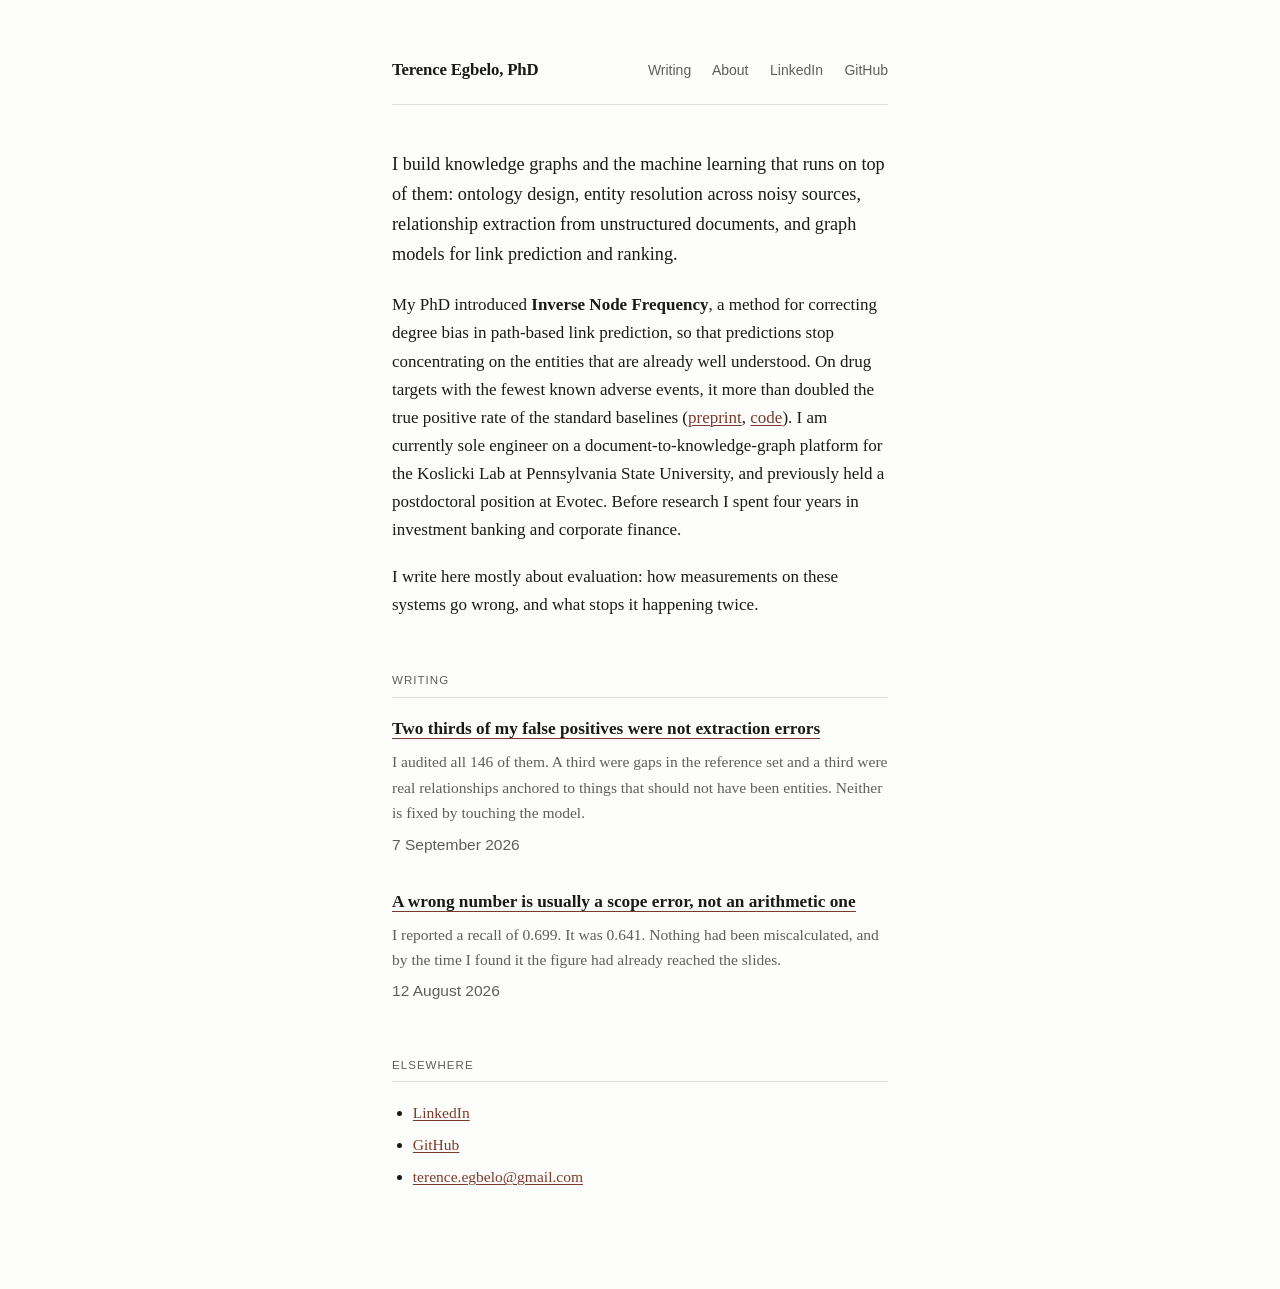
<file: index.html>
<!doctype html>
<html lang="en">
<head>
<meta charset="utf-8">
<meta name="viewport" content="width=device-width, initial-scale=1">
<title>Terence Egbelo, PhD · machine learning and knowledge graphs</title>
<meta name="description" content="Machine learning engineer and scientist working on knowledge graphs: ontology design, entity resolution, relationship extraction from unstructured documents, and graph machine learning, including Inverse Node Frequency for drug safety prediction.">
<link rel="canonical" href="https://terence-egbelo.com/">
<meta property="og:type" content="website">
<meta property="og:site_name" content="Terence Egbelo, PhD">
<meta property="og:title" content="Terence Egbelo, PhD · machine learning and knowledge graphs">
<meta property="og:description" content="Machine learning engineer and scientist working on knowledge graphs: ontology design, entity resolution, relationship extraction, and graph machine learning.">
<meta property="og:url" content="https://terence-egbelo.com/">
<meta name="twitter:card" content="summary">
<link rel="stylesheet" href="/style.css">
</head>
<body>
<div class="wrap">

<header class="masthead">
  <a class="home" href="/">Terence Egbelo, PhD</a>
  <nav>
    <a href="/writing/">Writing</a>
    <a href="/about.html">About</a>
    <a href="https://www.linkedin.com/in/terenceegbelo">LinkedIn</a>
    <a href="https://github.com/TERENTIVS">GitHub</a>
  </nav>
</header>

<main>

<p class="lede">I build knowledge graphs and the machine learning that runs on top
of them: ontology design, entity resolution across noisy sources, relationship
extraction from unstructured documents, and graph models for link prediction and
ranking.</p>

<p>My PhD introduced <strong>Inverse Node Frequency</strong>, a method for
correcting degree bias in path-based link prediction, so that predictions stop
concentrating on the entities that are already well understood. On drug targets
with the fewest known adverse events, it more than doubled the true positive rate of
the standard baselines (<a href="https://www.biorxiv.org/content/10.64898/2026.11.19.767791v1">preprint</a>,
<a href="https://github.com/TERENTIVS/INF_KGC">code</a>). I am currently sole
engineer on a document-to-knowledge-graph platform for the Koslicki Lab at
Pennsylvania State University, and previously held a postdoctoral position at
Evotec. Before research I spent four years in investment banking and corporate
finance.</p>

<p>I write here mostly about evaluation: how measurements on these systems go wrong,
and what stops it happening twice.</p>

<div class="section-label">Writing</div>

<div class="entry">
  <a href="/writing/precision-assumes-the-model-is-wrong.html">Two thirds of my false positives were not extraction errors</a>
  <p>I audited all 146 of them. A third were gaps in the reference set and a third
  were real relationships anchored to things that should not have been entities.
  Neither is fixed by touching the model.</p>
  <p class="meta">7 September 2026</p>
</div>

<div class="entry">
  <a href="/writing/scope-error-not-arithmetic-error.html">A wrong number is usually a scope error, not an arithmetic one</a>
  <p>I reported a recall of 0.699. It was 0.641. Nothing had been miscalculated,
  and by the time I found it the figure had already reached the slides.</p>
  <p class="meta">12 August 2026</p>
</div>

<div class="section-label">Elsewhere</div>

<ul class="elsewhere">
  <li><a href="https://www.linkedin.com/in/terenceegbelo">LinkedIn</a></li>
  <li><a href="https://github.com/TERENTIVS">GitHub</a></li>
  <li><a href="mailto:terence.egbelo@gmail.com">terence.egbelo@gmail.com</a></li>
</ul>

</main>
</div>
</body>
</html>
</file>
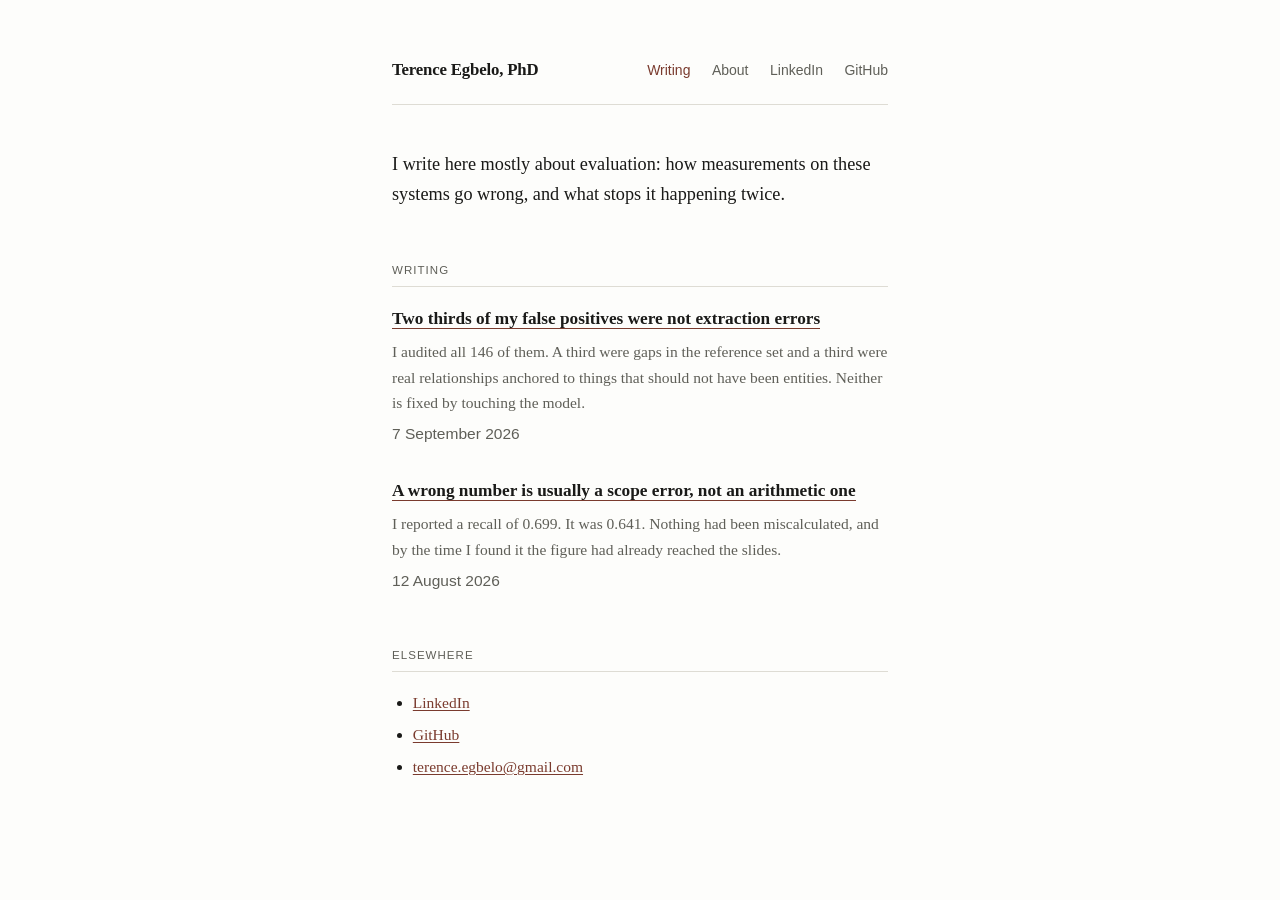
<file: writing/index.html>
<!doctype html>
<html lang="en">
<head>
<meta charset="utf-8">
<meta name="viewport" content="width=device-width, initial-scale=1">
<title>Writing · Terence Egbelo</title>
<meta name="description" content="Writing on evaluation: how measurements on knowledge graph and machine learning systems go wrong, and what stops it happening twice.">
<link rel="canonical" href="https://terence-egbelo.com/writing/">
<meta property="og:type" content="website">
<meta property="og:site_name" content="Terence Egbelo, PhD">
<meta property="og:title" content="Writing · Terence Egbelo">
<meta property="og:description" content="Writing on evaluation: how measurements on knowledge graph and machine learning systems go wrong, and what stops it happening twice.">
<meta property="og:url" content="https://terence-egbelo.com/writing/">
<meta name="twitter:card" content="summary">
<link rel="stylesheet" href="/style.css">
</head>
<body>
<div class="wrap">

<header class="masthead">
  <a class="home" href="/">Terence Egbelo, PhD</a>
  <nav>
    <a href="/writing/" aria-current="page">Writing</a>
    <a href="/about.html">About</a>
    <a href="https://www.linkedin.com/in/terenceegbelo">LinkedIn</a>
    <a href="https://github.com/TERENTIVS">GitHub</a>
  </nav>
</header>

<main>

<p class="lede">I write here mostly about evaluation: how measurements on these
systems go wrong, and what stops it happening twice.</p>

<div class="section-label">Writing</div>

<div class="entry">
  <a href="/writing/precision-assumes-the-model-is-wrong.html">Two thirds of my false positives were not extraction errors</a>
  <p>I audited all 146 of them. A third were gaps in the reference set and a third
  were real relationships anchored to things that should not have been entities.
  Neither is fixed by touching the model.</p>
  <p class="meta">7 September 2026</p>
</div>

<div class="entry">
  <a href="/writing/scope-error-not-arithmetic-error.html">A wrong number is usually a scope error, not an arithmetic one</a>
  <p>I reported a recall of 0.699. It was 0.641. Nothing had been miscalculated,
  and by the time I found it the figure had already reached the slides.</p>
  <p class="meta">12 August 2026</p>
</div>

<div class="section-label">Elsewhere</div>

<ul class="elsewhere">
  <li><a href="https://www.linkedin.com/in/terenceegbelo">LinkedIn</a></li>
  <li><a href="https://github.com/TERENTIVS">GitHub</a></li>
  <li><a href="mailto:terence.egbelo@gmail.com">terence.egbelo@gmail.com</a></li>
</ul>

</main>
</div>
</body>
</html>
</file>
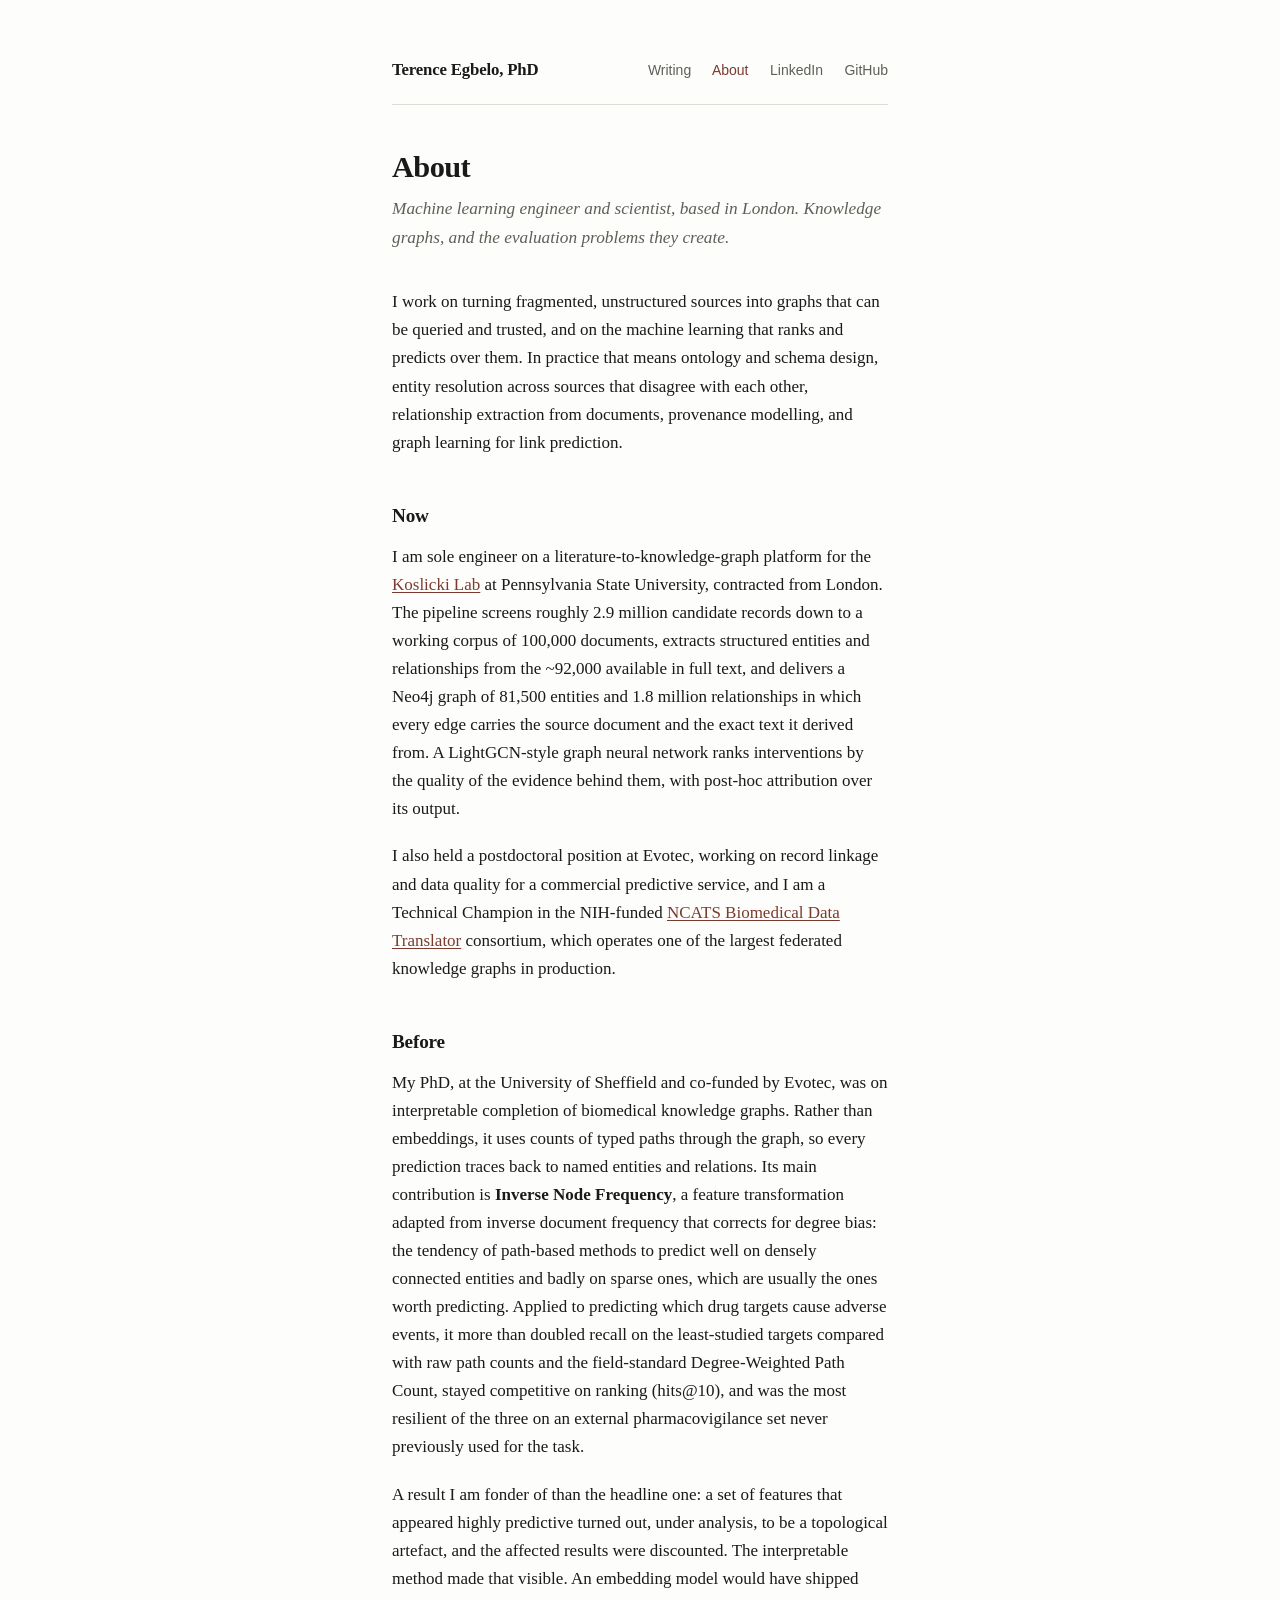
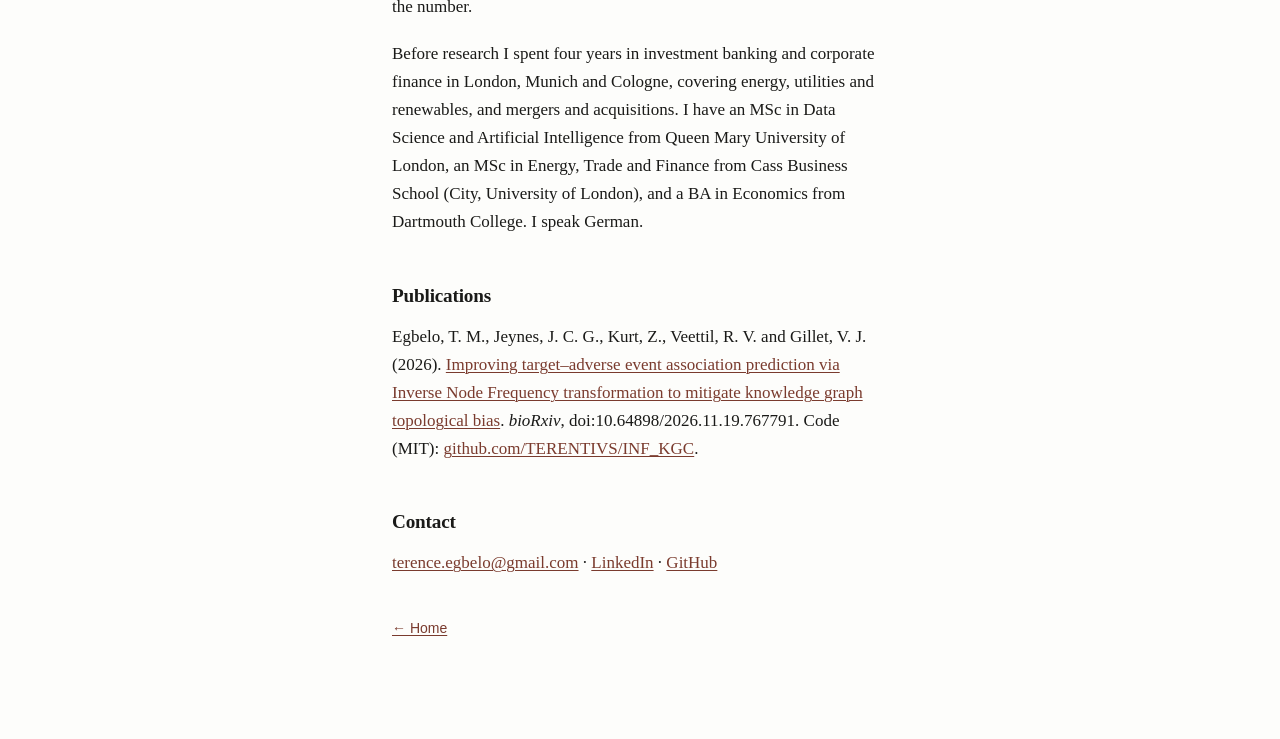
<file: about.html>
<!doctype html>
<html lang="en">
<head>
<meta charset="utf-8">
<meta name="viewport" content="width=device-width, initial-scale=1">
<title>About · Terence Egbelo</title>
<meta name="description" content="Terence Egbelo: PhD in interpretable link prediction on heterogeneous knowledge graphs (Inverse Node Frequency, preprint on bioRxiv); currently building a document-to-knowledge-graph platform for Penn State.">
<link rel="canonical" href="https://terence-egbelo.com/about.html">
<meta property="og:type" content="profile">
<meta property="og:site_name" content="Terence Egbelo, PhD">
<meta property="og:title" content="About · Terence Egbelo">
<meta property="og:description" content="PhD in interpretable link prediction on heterogeneous knowledge graphs; currently building a document-to-knowledge-graph platform for Penn State.">
<meta property="og:url" content="https://terence-egbelo.com/about.html">
<meta name="twitter:card" content="summary">
<link rel="stylesheet" href="/style.css">
</head>
<body>
<div class="wrap">

<header class="masthead">
  <a class="home" href="/">Terence Egbelo, PhD</a>
  <nav>
    <a href="/writing/">Writing</a>
    <a href="/about.html" aria-current="page">About</a>
    <a href="https://www.linkedin.com/in/terenceegbelo">LinkedIn</a>
    <a href="https://github.com/TERENTIVS">GitHub</a>
  </nav>
</header>

<main>

<h1>About</h1>

<p class="standfirst">Machine learning engineer and scientist, based in London.
Knowledge graphs, and the evaluation problems they create.</p>

<p>I work on turning fragmented, unstructured sources into graphs that can be
queried and trusted, and on the machine learning that ranks and predicts over them.
In practice that means ontology and schema design, entity resolution across sources
that disagree with each other, relationship extraction from documents, provenance
modelling, and graph learning for link prediction.</p>

<h2>Now</h2>

<p>I am sole engineer on a literature-to-knowledge-graph platform for the
<a href="https://github.com/KoslickiLab">Koslicki Lab</a> at Pennsylvania State
University, contracted from London. The pipeline screens roughly 2.9 million
candidate records down to a working corpus of 100,000 documents, extracts structured
entities and relationships from the ~92,000 available in full text, and delivers a
Neo4j graph of 81,500 entities and 1.8 million relationships in which every edge
carries the source document and the exact text it derived from. A LightGCN-style graph neural network ranks interventions by the
quality of the evidence behind them, with post-hoc attribution over its output.</p>

<p>I also held a postdoctoral position at Evotec, working on record linkage and data
quality for a commercial predictive service, and I am a Technical Champion in the
NIH-funded <a href="https://ncats.nih.gov/research/research-activities/translator">NCATS
Biomedical Data Translator</a> consortium, which operates one of the largest
federated knowledge graphs in production.</p>

<h2>Before</h2>

<p>My PhD, at the University of Sheffield and co-funded by Evotec, was on
interpretable completion of biomedical knowledge graphs. Rather than embeddings, it
uses counts of typed paths through the graph, so every prediction traces back to
named entities and relations. Its main contribution is <strong>Inverse Node
Frequency</strong>, a feature transformation adapted from inverse document
frequency that corrects for degree bias: the tendency of path-based methods to predict well on
densely connected entities and badly on sparse ones, which are usually the ones
worth predicting. Applied to predicting which drug targets cause adverse events, it
more than doubled recall on the least-studied targets compared with raw path counts
and the field-standard Degree-Weighted Path Count, stayed competitive on ranking
(hits@10), and was the most resilient of the three on an external pharmacovigilance
set never previously used for the task.</p>

<p>A result I am fonder of than the headline one: a set of features that appeared
highly predictive turned out, under analysis, to be a topological artefact, and the
affected results were discounted. The interpretable method made that visible. An
embedding model would have shipped the number.</p>

<p>Before research I spent four years in investment banking and corporate finance in
London, Munich and Cologne, covering energy, utilities and renewables, and mergers
and acquisitions. I have an MSc in Data Science and Artificial Intelligence from
Queen Mary University of London, an MSc in Energy, Trade and Finance from Cass
Business School (City, University of London), and a BA in Economics from Dartmouth College. I
speak German.</p>

<h2>Publications</h2>

<p>Egbelo, T. M., Jeynes, J. C. G., Kurt, Z., Veettil, R. V. and Gillet, V. J.
(2026). <a href="https://www.biorxiv.org/content/10.64898/2026.11.19.767791v1">Improving
target–adverse event association prediction via Inverse Node Frequency
transformation to mitigate knowledge graph topological bias</a>. <em>bioRxiv</em>,
doi:10.64898/2026.11.19.767791. Code (MIT):
<a href="https://github.com/TERENTIVS/INF_KGC">github.com/TERENTIVS/INF_KGC</a>.</p>

<h2>Contact</h2>

<p><a href="mailto:terence.egbelo@gmail.com">terence.egbelo@gmail.com</a> ·
<a href="https://www.linkedin.com/in/terenceegbelo">LinkedIn</a> ·
<a href="https://github.com/TERENTIVS">GitHub</a></p>

<p class="backlink"><a href="/">← Home</a></p>

</main>
</div>
</body>
</html>
</file>
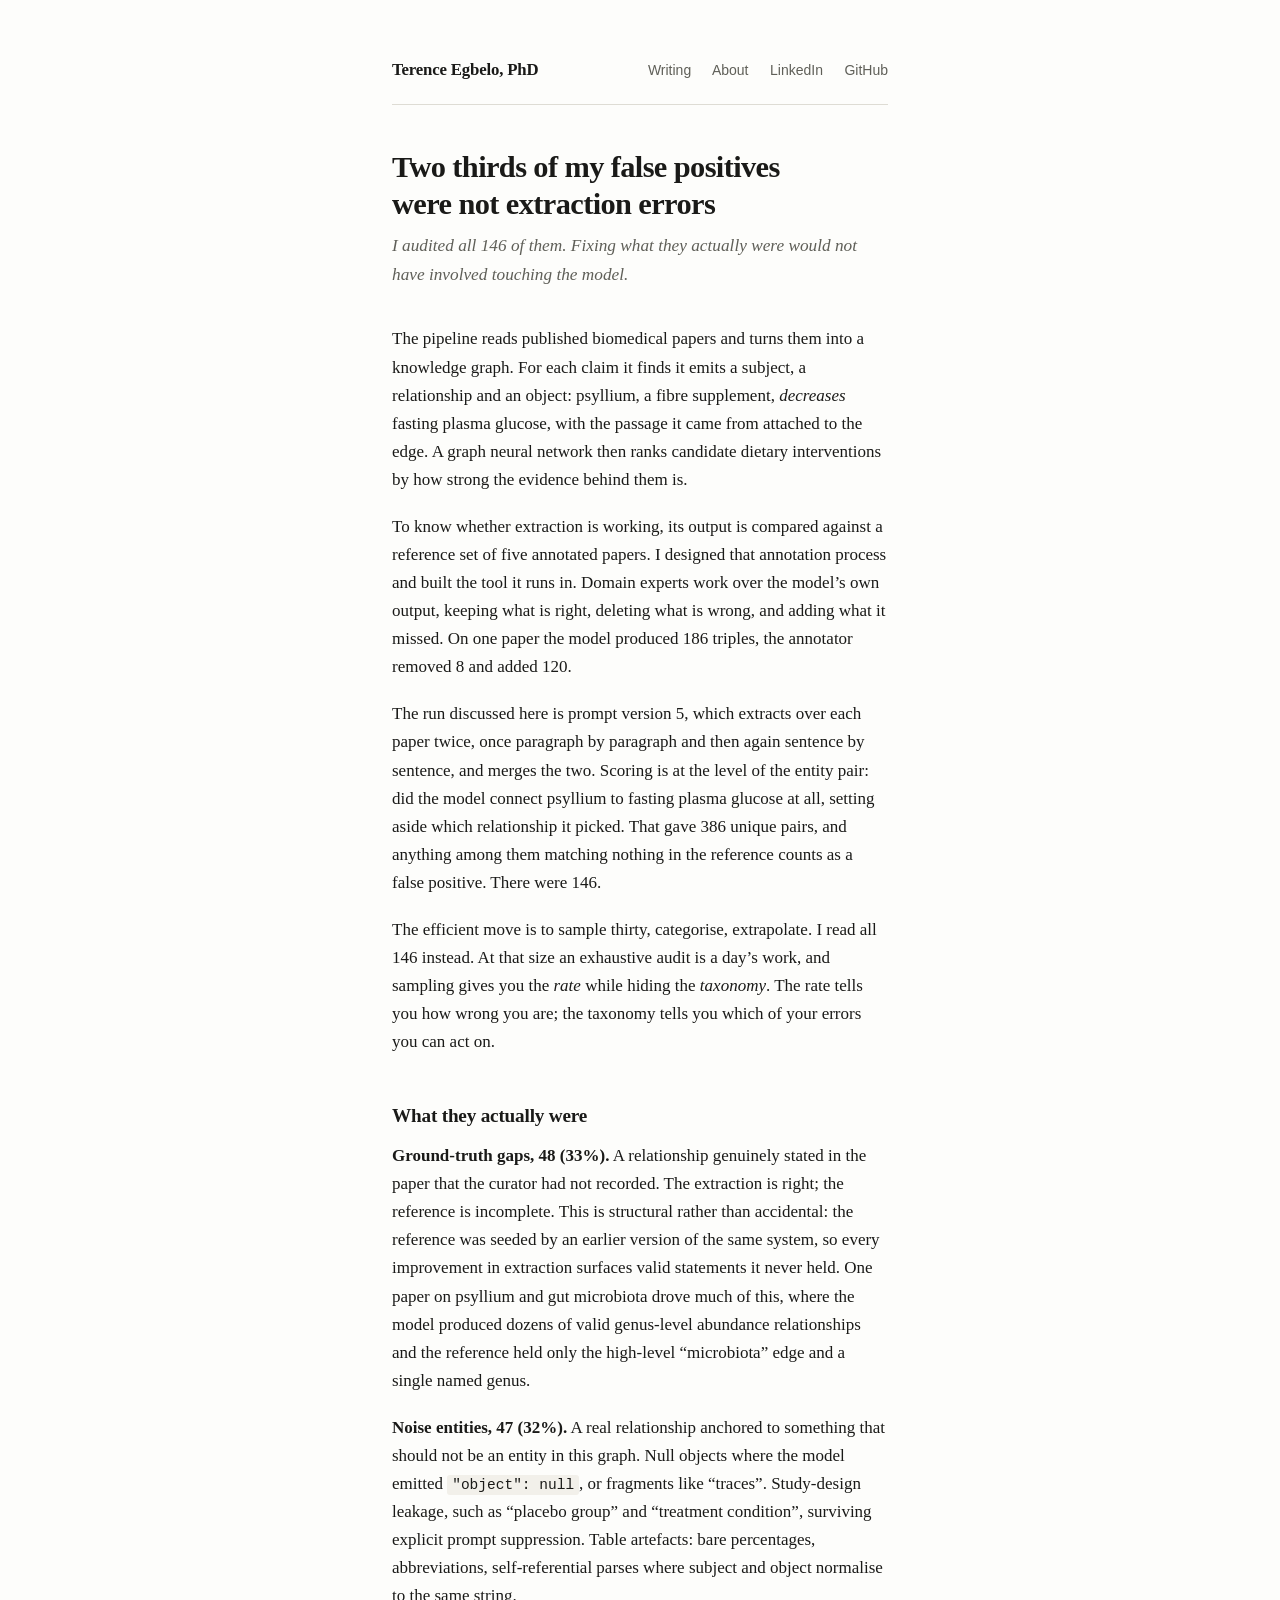
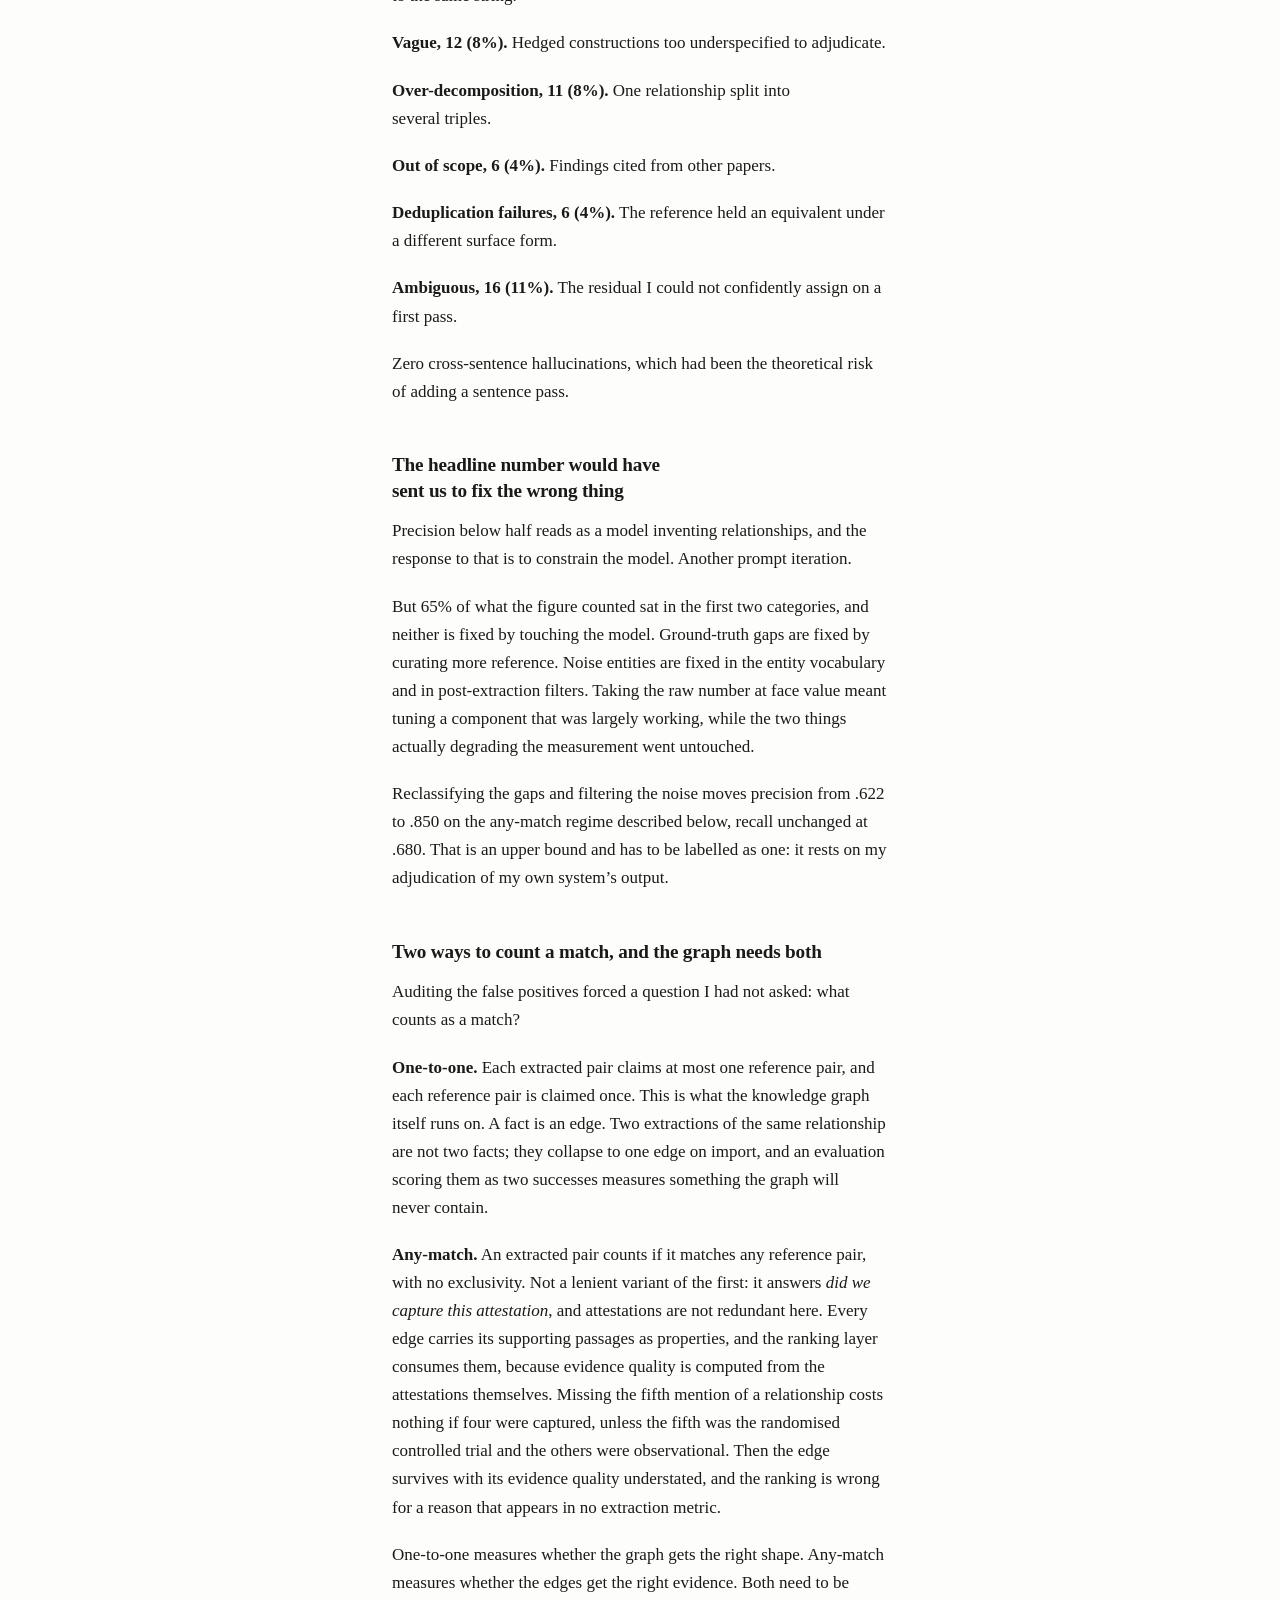
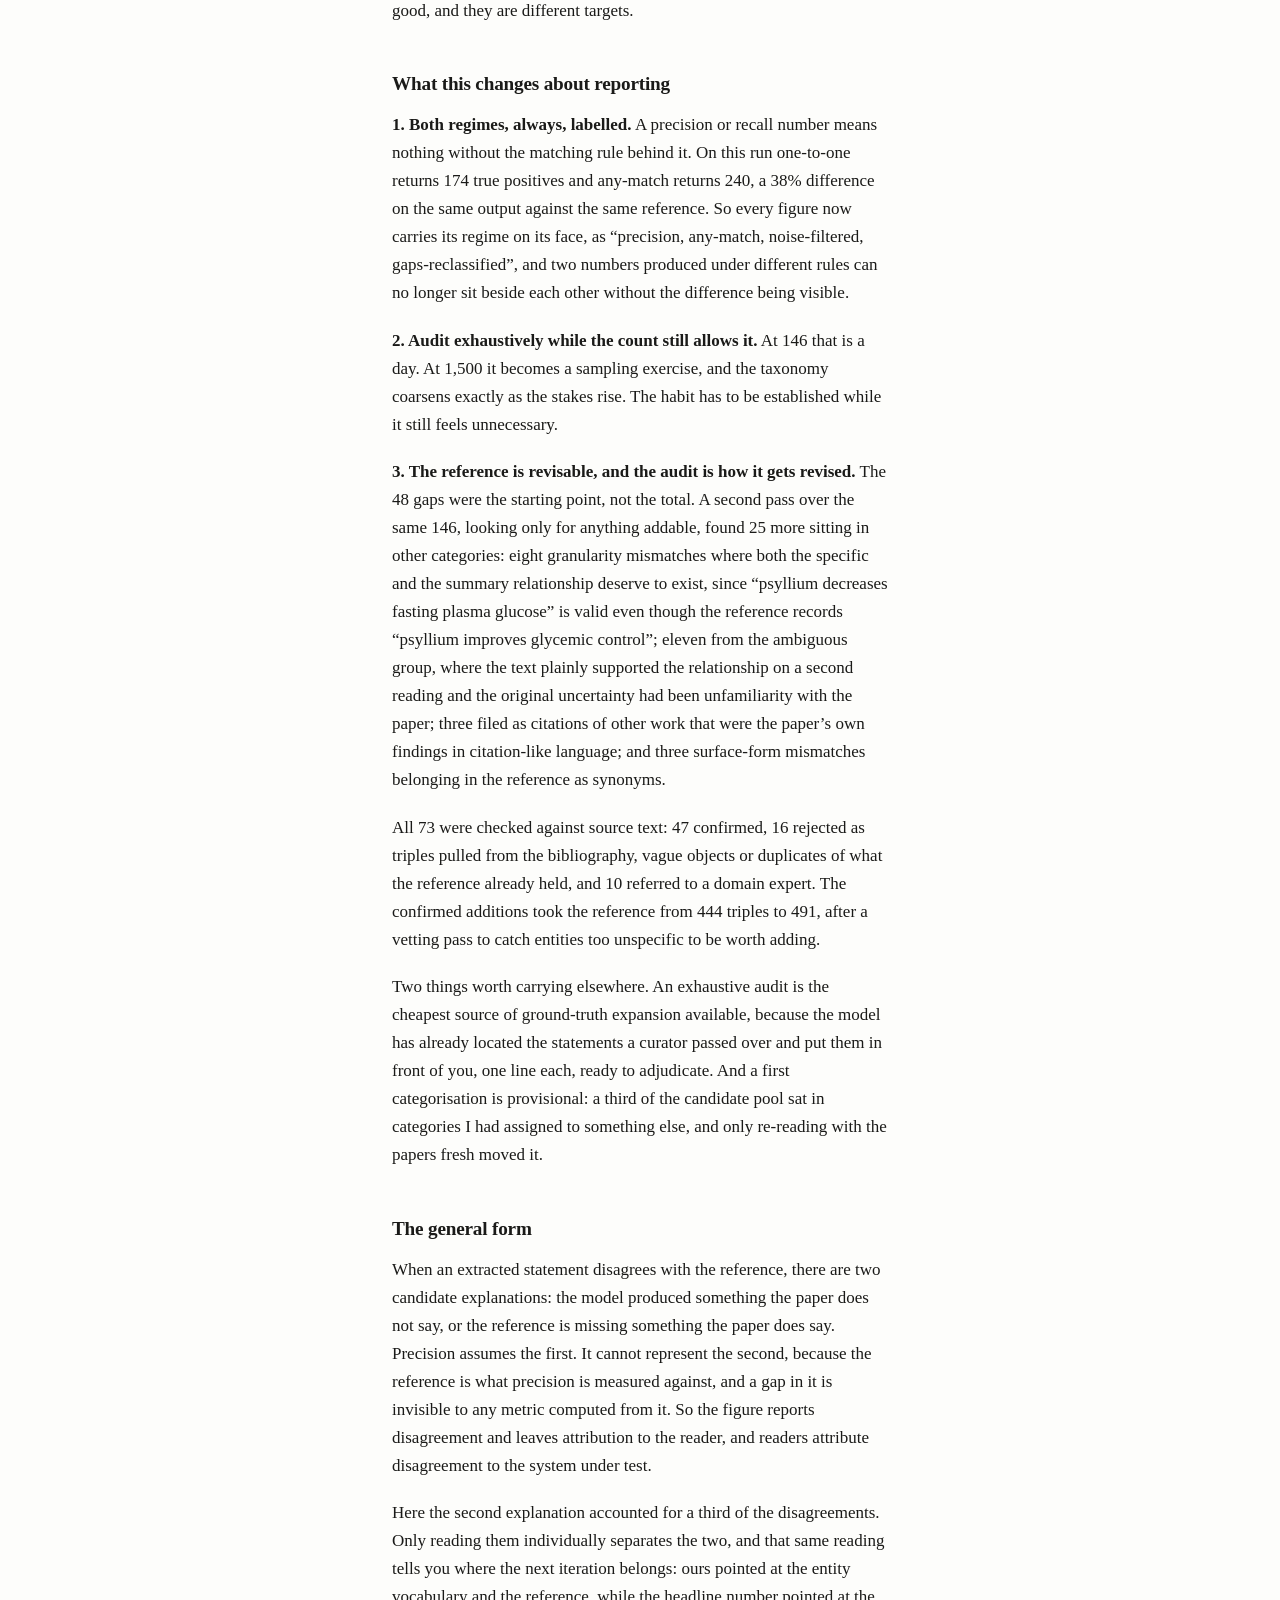
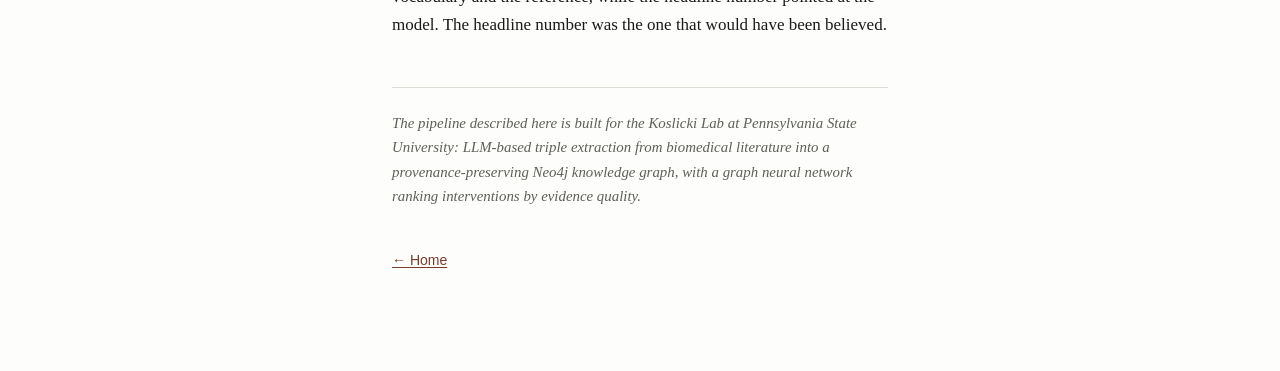
<file: writing/precision-assumes-the-model-is-wrong.html>
<!doctype html>
<html lang="en">
<head>
<meta charset="utf-8">
<meta name="viewport" content="width=device-width, initial-scale=1">
<title>Two thirds of my false positives were not extraction errors · Terence Egbelo</title>
<meta name="description" content="I audited all 146 of them. A third were gaps in the reference set and a third were real relationships anchored to things that should not have been entities. Neither is fixed by touching the model.">
<link rel="canonical" href="https://terence-egbelo.com/writing/precision-assumes-the-model-is-wrong.html">
<meta property="og:type" content="article">
<meta property="og:site_name" content="Terence Egbelo, PhD">
<meta property="og:title" content="Two thirds of my false positives were not extraction errors">
<meta property="og:description" content="I audited all 146 of them. Fixing what they actually were would not have involved touching the model.">
<meta property="og:url" content="https://terence-egbelo.com/writing/precision-assumes-the-model-is-wrong.html">
<meta property="article:published_time" content="2026-09-07">
<meta name="twitter:card" content="summary">
<link rel="stylesheet" href="/style.css">
</head>
<body>
<div class="wrap">

<header class="masthead">
  <a class="home" href="/">Terence Egbelo, PhD</a>
  <nav>
    <a href="/writing/">Writing</a>
    <a href="/about.html">About</a>
    <a href="https://www.linkedin.com/in/terenceegbelo">LinkedIn</a>
    <a href="https://github.com/TERENTIVS">GitHub</a>
  </nav>
</header>

<main>
<article>

<h1>Two thirds of my false positives were not extraction errors</h1>

<p class="standfirst">I audited all 146 of them. Fixing what they actually were
would not have involved touching the model.</p>

<p>The pipeline reads published biomedical papers and turns them into a knowledge
graph. For each claim it finds it emits a subject, a relationship and an object:
psyllium, a fibre supplement, <em>decreases</em> fasting plasma glucose, with the
passage it came from attached to the edge. A graph neural network
then ranks candidate dietary interventions by how strong the evidence behind them
is.</p>

<p>To know whether extraction is working, its output is compared against a reference
set of five annotated papers. I designed that annotation process and built the tool it
runs in. Domain experts work over the model&rsquo;s own output, keeping what is
right, deleting what is wrong, and adding what it missed. On one paper the model
produced 186 triples, the annotator removed 8 and added 120.</p>

<p>The run discussed here is prompt version 5, which extracts over each paper twice,
once paragraph by paragraph and then again sentence by sentence, and merges the two.
Scoring is at the level of the entity pair: did the model connect psyllium to
fasting plasma glucose at all, setting aside which relationship it picked. That gave
386 unique pairs, and anything among them matching nothing in the reference counts
as a false positive. There were 146.</p>

<p>The efficient move is to sample thirty, categorise, extrapolate. I read all 146
instead. At that size an exhaustive audit is a day&rsquo;s work, and sampling gives
you the <em>rate</em> while hiding the <em>taxonomy</em>. The rate tells you how
wrong you are; the taxonomy tells you which of your errors you can act on.</p>

<h2>What they actually were</h2>

<p><strong>Ground-truth gaps, 48 (33%).</strong> A relationship genuinely stated in
the paper that the curator had not recorded. The extraction is right; the reference
is incomplete. This is structural rather than accidental: the reference was seeded
by an earlier version of the same system, so every improvement in extraction
surfaces valid statements it never held. One paper on psyllium and gut microbiota
drove much of this, where the model produced dozens of valid genus-level abundance
relationships and the reference held only the high-level &ldquo;microbiota&rdquo;
edge and a single named genus.</p>

<p><strong>Noise entities, 47 (32%).</strong> A real relationship anchored to
something that should not be an entity in this graph. Null objects where the model
emitted <code>"object": null</code>, or fragments like &ldquo;traces&rdquo;.
Study-design leakage, such as &ldquo;placebo group&rdquo; and &ldquo;treatment
condition&rdquo;, surviving explicit prompt suppression. Table artefacts:
bare percentages, abbreviations, self-referential parses where subject and object
normalise to the same string.</p>

<p><strong>Vague, 12 (8%).</strong> Hedged constructions too underspecified to
adjudicate.</p>

<p><strong>Over-decomposition, 11 (8%).</strong> One relationship split into several
triples.</p>

<p><strong>Out of scope, 6 (4%).</strong> Findings cited from other papers.</p>

<p><strong>Deduplication failures, 6 (4%).</strong> The reference held an equivalent
under a different surface form.</p>

<p><strong>Ambiguous, 16 (11%).</strong> The residual I could not confidently assign
on a first pass.</p>

<p>Zero cross-sentence hallucinations, which had been the theoretical risk of adding
a sentence pass.</p>

<h2>The headline number would have sent us to fix the wrong thing</h2>

<p>Precision below half reads as a model inventing relationships, and the response
to that is to constrain the model. Another prompt iteration.</p>

<p>But 65% of what the figure counted sat in the first two categories, and neither
is fixed by touching the model. Ground-truth gaps are fixed by curating more
reference. Noise entities are fixed in the entity vocabulary and in post-extraction
filters. Taking the raw number at face value meant tuning a component that was
largely working, while the two things actually degrading the measurement went
untouched.</p>

<p>Reclassifying the gaps and filtering the noise moves precision from .622 to .850
on the any-match regime described below, recall unchanged at .680. That is an upper
bound and has to be labelled as one: it rests on my adjudication of my own
system&rsquo;s output.</p>

<h2>Two ways to count a match, and the graph needs both</h2>

<p>Auditing the false positives forced a question I had not asked: what counts as a
match?</p>

<p><strong>One-to-one.</strong> Each extracted pair claims at most one reference
pair, and each reference pair is claimed once. This is what the knowledge graph
itself runs on. A fact is an edge. Two extractions of the same relationship are not
two facts; they collapse to one edge on import, and an evaluation scoring them as
two successes measures something the graph will never contain.</p>

<p><strong>Any-match.</strong> An extracted pair counts if it matches any reference
pair, with no exclusivity. Not a lenient variant of the first: it answers
<em>did we capture this attestation</em>, and attestations are not redundant here.
Every edge carries its supporting passages as properties, and the ranking layer
consumes them, because evidence quality is computed from the attestations
themselves. Missing the fifth mention of a relationship costs nothing if four were
captured, unless the fifth was the randomised controlled trial and the others were
observational. Then the edge survives with its evidence quality understated, and the
ranking is wrong for a reason that appears in no extraction metric.</p>

<p>One-to-one measures whether the graph gets the right shape. Any-match measures
whether the edges get the right evidence. Both need to be good, and they are
different targets.</p>

<h2>What this changes about reporting</h2>

<p><strong>1. Both regimes, always, labelled.</strong> A precision or recall number
means nothing without the matching rule behind it. On this run one-to-one returns
174 true positives and any-match returns 240, a 38% difference on the same output
against the same reference. So every figure now carries its regime on its face,
as &ldquo;precision, any-match, noise-filtered, gaps-reclassified&rdquo;, and two
numbers produced under different rules can no longer sit beside each other
without the difference being visible.</p>

<p><strong>2. Audit exhaustively while the count still allows it.</strong> At 146
that is a day. At 1,500 it becomes a sampling exercise, and the taxonomy coarsens
exactly as the stakes rise. The habit has to be established while it still feels
unnecessary.</p>

<p><strong>3. The reference is revisable, and the audit is how it gets
revised.</strong> The 48 gaps were the starting point, not the total. A second pass
over the same 146, looking only for anything addable, found 25 more sitting in other
categories: eight granularity mismatches where both the specific and the summary
relationship deserve to exist, since &ldquo;psyllium decreases fasting plasma
glucose&rdquo; is valid even though the reference records &ldquo;psyllium improves
glycemic control&rdquo;; eleven from the ambiguous group, where the text plainly
supported the relationship on a second reading and the original uncertainty had been
unfamiliarity with the paper; three filed as citations of other work that were the
paper&rsquo;s own findings in citation-like language; and three surface-form
mismatches belonging in the reference as synonyms.</p>

<p>All 73 were checked against source text: 47 confirmed, 16 rejected as triples
pulled from the bibliography, vague objects or duplicates of what the reference
already held, and 10 referred to a domain expert. The confirmed additions took the
reference from 444 triples to 491, after a vetting pass to catch entities too
unspecific to be worth adding.</p>

<p>Two things worth carrying elsewhere. An exhaustive audit is the cheapest source
of ground-truth expansion available, because the model has already located the
statements a curator passed over and put them in front of you, one line each, ready
to adjudicate. And a first categorisation is provisional: a third of the candidate
pool sat in categories I had assigned to something else, and only re-reading with
the papers fresh moved it.</p>

<h2>The general form</h2>

<p>When an extracted statement disagrees with the reference, there are two candidate
explanations: the model produced something the paper does not say, or the reference
is missing something the paper does say. Precision assumes the first. It cannot
represent the second, because the reference is what precision is measured against,
and a gap in it is invisible to any metric computed from it. So the figure reports
disagreement and leaves attribution to the reader, and readers attribute
disagreement to the system under test.</p>

<p>Here the second explanation accounted for a third of the disagreements. Only
reading them individually separates the two, and that same reading tells you where
the next iteration belongs: ours pointed at the entity vocabulary and the reference,
while the headline number pointed at the model. The headline number was the one that
would have been believed.</p>

<p class="colophon">The pipeline described here is built for the Koslicki Lab at
Pennsylvania State University: LLM-based triple extraction from biomedical
literature into a provenance-preserving Neo4j knowledge graph, with a graph neural
network ranking interventions by evidence quality.</p>

<p class="backlink"><a href="/">← Home</a></p>

</article>
</main>
</div>
</body>
</html>
</file>
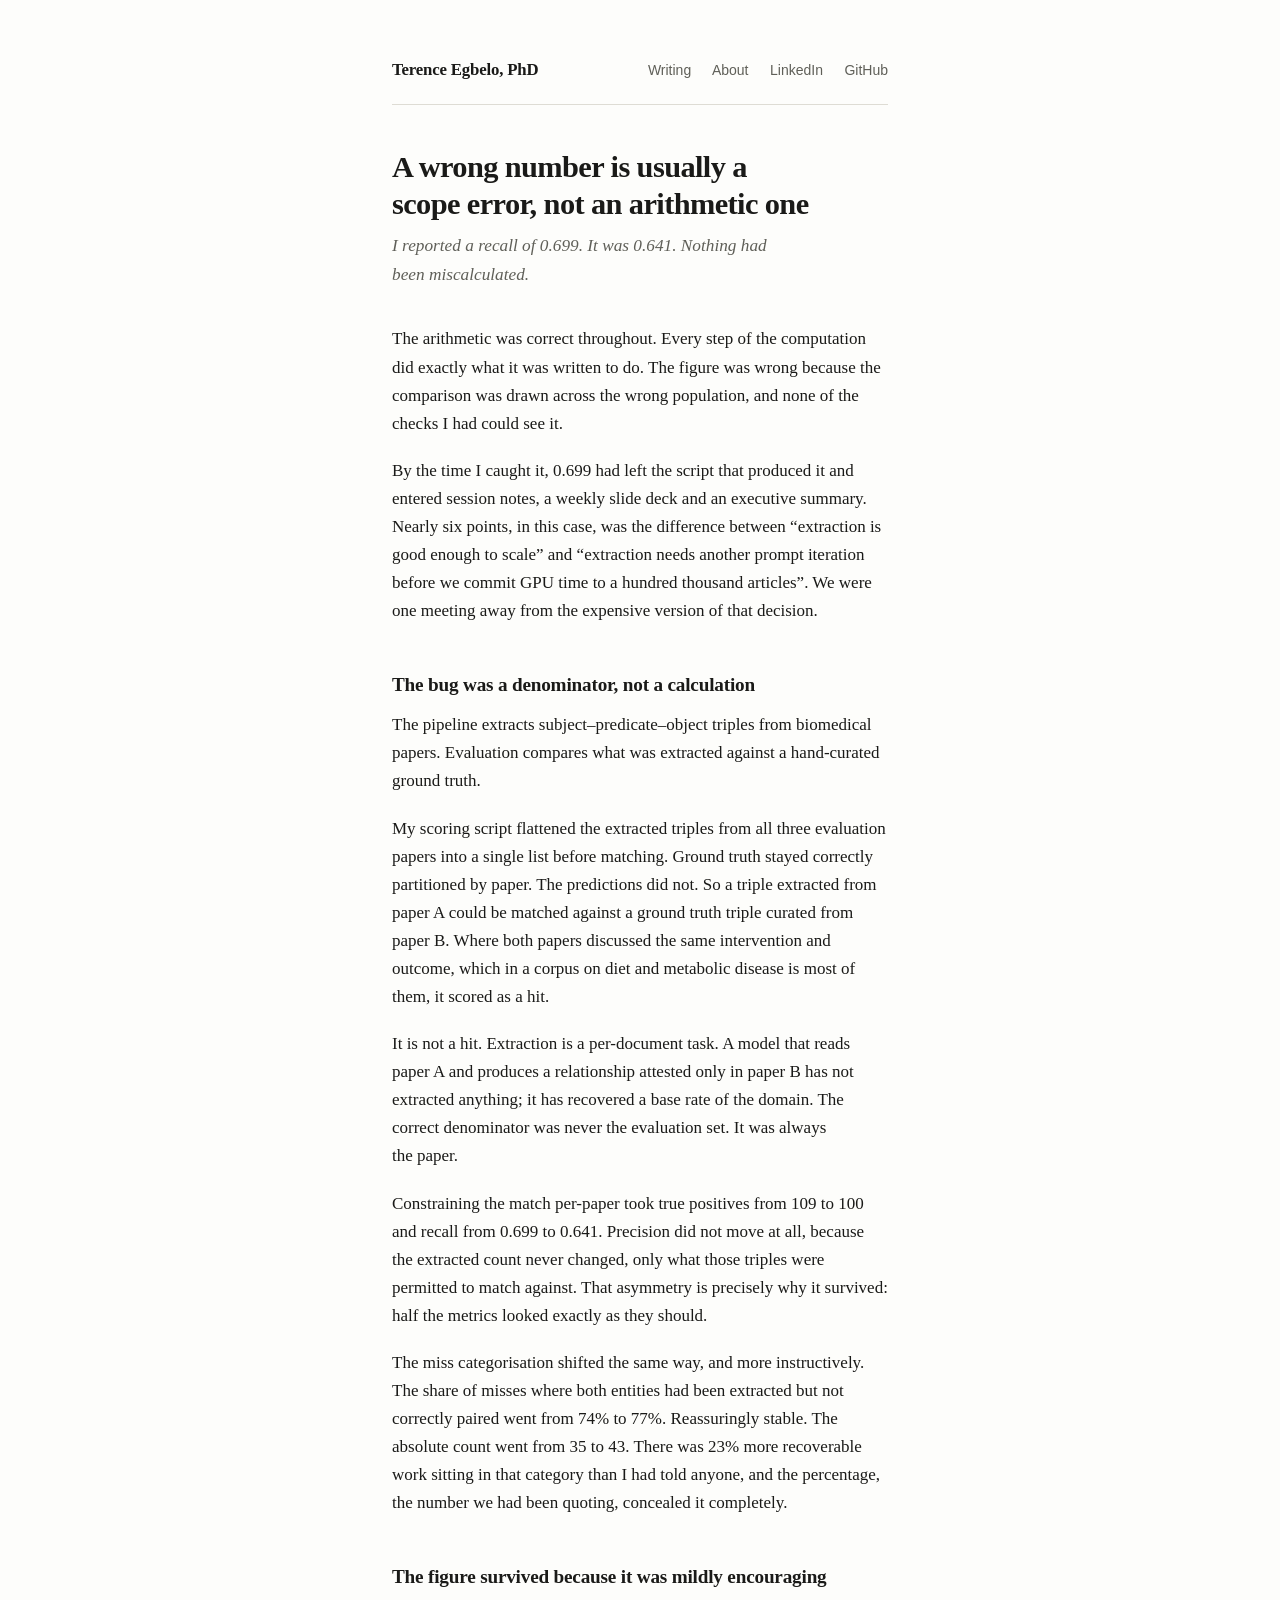
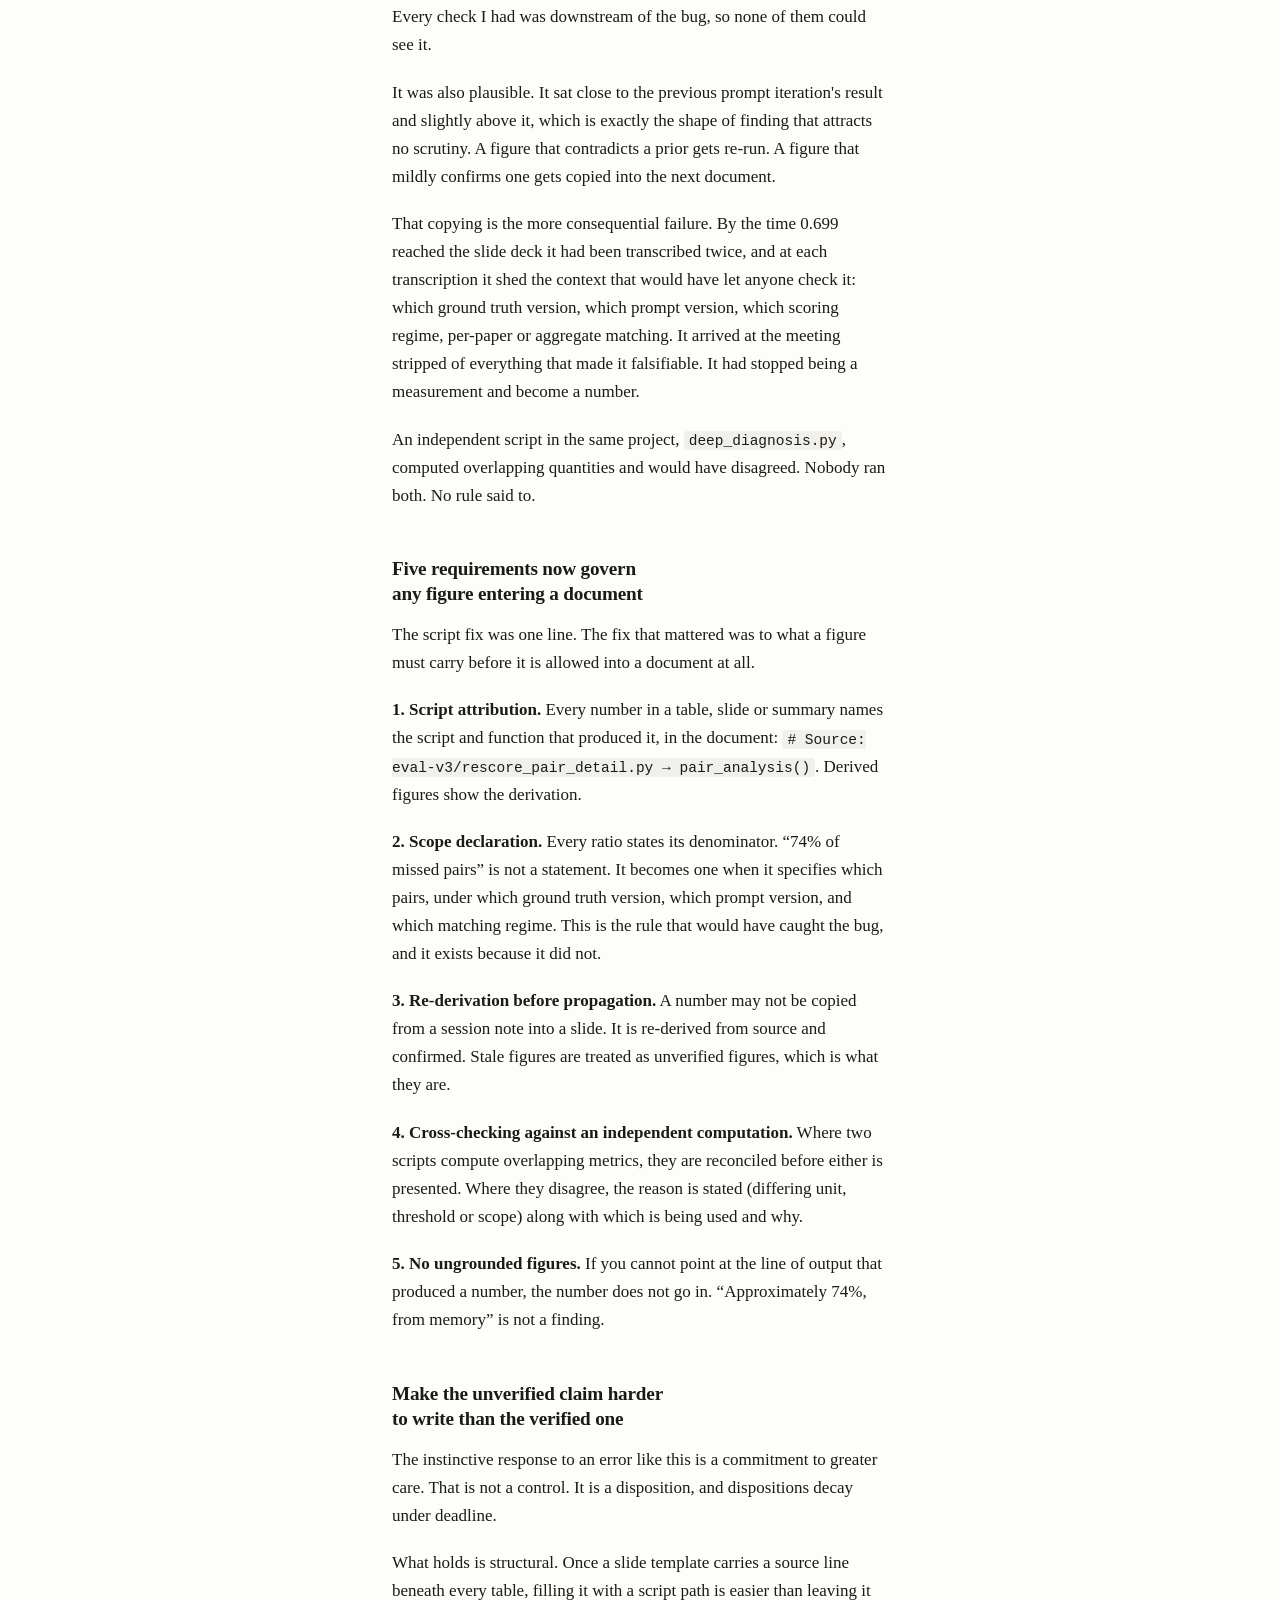
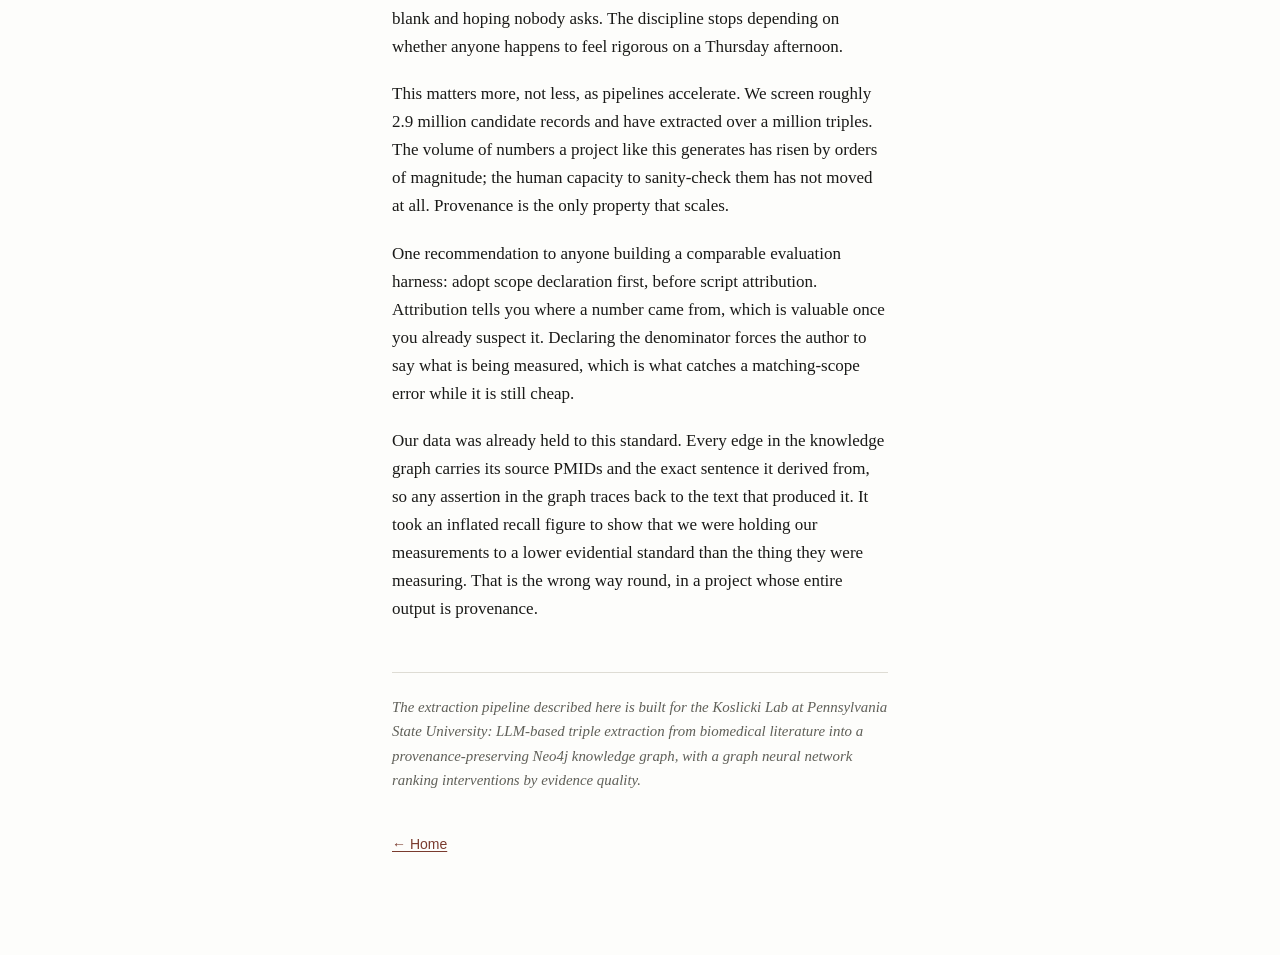
<file: writing/scope-error-not-arithmetic-error.html>
<!doctype html>
<html lang="en">
<head>
<meta charset="utf-8">
<meta name="viewport" content="width=device-width, initial-scale=1">
<title>A wrong number is usually a scope error, not an arithmetic one · Terence Egbelo</title>
<meta name="description" content="I reported a recall of 0.699. It was 0.641. Nothing had been miscalculated. The comparison was drawn across the wrong population, and none of the checks I had could see it.">
<link rel="canonical" href="https://terence-egbelo.com/writing/scope-error-not-arithmetic-error.html">
<meta property="og:type" content="article">
<meta property="og:site_name" content="Terence Egbelo, PhD">
<meta property="og:title" content="A wrong number is usually a scope error, not an arithmetic one">
<meta property="og:description" content="I reported a recall of 0.699. It was 0.641. Nothing had been miscalculated, and by the time I found it the figure had already reached the slides.">
<meta property="og:url" content="https://terence-egbelo.com/writing/scope-error-not-arithmetic-error.html">
<meta property="article:published_time" content="2026-08-12">
<meta name="twitter:card" content="summary">
<link rel="stylesheet" href="/style.css">
</head>
<body>
<div class="wrap">

<header class="masthead">
  <a class="home" href="/">Terence Egbelo, PhD</a>
  <nav>
    <a href="/writing/">Writing</a>
    <a href="/about.html">About</a>
    <a href="https://www.linkedin.com/in/terenceegbelo">LinkedIn</a>
    <a href="https://github.com/TERENTIVS">GitHub</a>
  </nav>
</header>

<main>
<article>

<h1>A wrong number is usually a scope error, not an arithmetic one</h1>

<p class="standfirst">I reported a recall of 0.699. It was 0.641. Nothing had been
miscalculated.</p>

<p>The arithmetic was correct throughout. Every step of the computation did exactly
what it was written to do. The figure was wrong because the comparison was drawn
across the wrong population, and none of the checks I had could see it.</p>

<p>By the time I caught it, 0.699 had left the script that produced it and entered
session notes, a weekly slide deck and an executive summary. Nearly six points, in
this case, was the difference between &ldquo;extraction is good enough to
scale&rdquo; and &ldquo;extraction needs another prompt iteration before we commit
GPU time to a hundred thousand articles&rdquo;. We were one meeting away from the
expensive version of that decision.</p>

<h2>The bug was a denominator, not a calculation</h2>

<p>The pipeline extracts subject–predicate–object triples from biomedical papers.
Evaluation compares what was extracted against a hand-curated ground truth.</p>

<p>My scoring script flattened the extracted triples from all three evaluation
papers into a single list before matching. Ground truth stayed correctly partitioned
by paper. The predictions did not. So a triple extracted from paper A could be
matched against a ground truth triple curated from paper B. Where both papers
discussed the same intervention and outcome, which in a corpus on diet and metabolic
disease is most of them, it scored as a hit.</p>

<p>It is not a hit. Extraction is a per-document task. A model that reads paper A
and produces a relationship attested only in paper B has not extracted anything; it
has recovered a base rate of the domain. The correct denominator was never the
evaluation set. It was always the paper.</p>

<p>Constraining the match per-paper took true positives from 109 to 100 and recall
from 0.699 to 0.641. Precision did not move at all, because the extracted count never
changed, only what those triples were permitted to match against. That asymmetry is
precisely why it survived: half the metrics looked exactly as they should.</p>

<p>The miss categorisation shifted the same way, and more instructively. The share
of misses where both entities had been extracted but not correctly paired went from
74% to 77%. Reassuringly stable. The absolute count went from 35 to 43. There was
23% more recoverable work sitting in that category than I had told anyone, and the
percentage, the number we had been quoting, concealed it completely.</p>

<h2>The figure survived because it was mildly encouraging</h2>

<p>Every check I had was downstream of the bug, so none of them could see it.</p>

<p>It was also plausible. It sat close to the previous prompt iteration's result and
slightly above it, which is exactly the shape of finding that attracts no scrutiny.
A figure that contradicts a prior gets re-run. A figure that mildly confirms one
gets copied into the next document.</p>

<p>That copying is the more consequential failure. By the time 0.699 reached the
slide deck it had been transcribed twice, and at each transcription it shed the
context that would have let anyone check it: which ground truth version, which
prompt version, which scoring regime, per-paper or aggregate matching. It arrived at
the meeting stripped of everything that made it falsifiable. It had stopped being a
measurement and become a number.</p>

<p>An independent script in the same project, <code>deep_diagnosis.py</code>,
computed overlapping quantities and would have disagreed. Nobody ran both. No rule
said to.</p>

<h2>Five requirements now govern any figure entering a document</h2>

<p>The script fix was one line. The fix that mattered was to what a figure must
carry before it is allowed into a document at all.</p>

<p><strong>1. Script attribution.</strong> Every number in a table, slide or summary
names the script and function that produced it, in the document:
<code># Source: eval-v3/rescore_pair_detail.py → pair_analysis()</code>. Derived
figures show the derivation.</p>

<p><strong>2. Scope declaration.</strong> Every ratio states its denominator.
&ldquo;74% of missed pairs&rdquo; is not a statement. It becomes one when it
specifies which pairs,
under which ground truth version, which prompt version, and which matching regime.
This is the rule that would have caught the bug, and it exists because it
did not.</p>

<p><strong>3. Re-derivation before propagation.</strong> A number may not be copied
from a session note into a slide. It is re-derived from source and confirmed. Stale
figures are treated as unverified figures, which is what they are.</p>

<p><strong>4. Cross-checking against an independent computation.</strong> Where two
scripts compute overlapping metrics, they are reconciled before either is presented.
Where they disagree, the reason is stated (differing unit, threshold or scope) along
with which is being used and why.</p>

<p><strong>5. No ungrounded figures.</strong> If you cannot point at the line of
output that produced a number, the number does not go in. &ldquo;Approximately 74%,
from memory&rdquo; is not a finding.</p>

<h2>Make the unverified claim harder to write than the verified one</h2>

<p>The instinctive response to an error like this is a commitment to greater care.
That is not a control. It is a disposition, and dispositions decay under
deadline.</p>

<p>What holds is structural. Once a slide template carries a source line beneath
every table, filling it with a script path is easier than leaving it blank and
hoping nobody asks. The discipline stops depending on whether anyone happens to feel
rigorous on a Thursday afternoon.</p>

<p>This matters more, not less, as pipelines accelerate. We screen roughly 2.9
million candidate records and have extracted over a million triples. The volume of
numbers a project like this generates has risen by orders of magnitude; the human
capacity to sanity-check them has not moved at all. Provenance is the only property
that scales.</p>

<p>One recommendation to anyone building a comparable evaluation harness: adopt
scope declaration first, before script attribution. Attribution tells you where a
number came from, which is valuable once you already suspect it. Declaring the
denominator forces the author to say what is being measured, which is what catches
a matching-scope error while it is still cheap.</p>

<p>Our data was already held to this standard. Every edge in the knowledge graph
carries its source PMIDs and the exact sentence it derived from, so any assertion in
the graph traces back to the text that produced it. It took an inflated recall
figure to show that we were holding our measurements to a lower evidential standard
than the thing they were measuring. That is the wrong way round, in a project whose
entire output is provenance.</p>

<p class="colophon">The extraction pipeline described here is built for the Koslicki
Lab at Pennsylvania State University: LLM-based triple extraction from biomedical
literature into a provenance-preserving Neo4j knowledge graph, with a graph neural
network ranking interventions by evidence quality.</p>

<p class="backlink"><a href="/">← Home</a></p>

</article>
</main>
</div>
</body>
</html>
</file>
<file: style.css>
/* terence-egbelo.com — static, no dependencies, no build step */

:root {
  --bg: #fdfdfb;
  --fg: #1a1a18;
  --muted: #5f5f58;
  --rule: #dedcd4;
  --accent: #7a3b2e;
  --code-bg: #f2f0ea;
  --measure: 34rem;
}

@media (prefers-color-scheme: dark) {
  :root {
    --bg: #16161a;
    --fg: #e6e4dd;
    --muted: #9a978d;
    --rule: #33333a;
    --accent: #d99a86;
    --code-bg: #21212a;
  }
}

*, *::before, *::after { box-sizing: border-box; }

html { -webkit-text-size-adjust: 100%; }

body {
  margin: 0;
  background: var(--bg);
  color: var(--fg);
  font-family: Charter, "Bitstream Charter", "Iowan Old Style", Georgia, "Times New Roman", serif;
  font-size: 1.0625rem;
  line-height: 1.65;
  -webkit-font-smoothing: antialiased;
}

.wrap {
  max-width: var(--measure);
  margin: 0 auto;
  padding: 3.5rem 1.5rem 5rem;
}

/* ---- masthead ---- */

.masthead {
  display: flex;
  flex-wrap: wrap;
  align-items: baseline;
  gap: 0.5rem 1.25rem;
  padding-bottom: 1.25rem;
  margin-bottom: 2.75rem;
  border-bottom: 1px solid var(--rule);
}

.masthead a.home {
  font-weight: 600;
  font-size: 1.05rem;
  letter-spacing: -0.01em;
  text-decoration: none;
  color: var(--fg);
}

.masthead nav {
  margin-left: auto;
  font-family: ui-sans-serif, -apple-system, "Segoe UI", Helvetica, Arial, sans-serif;
  font-size: 0.875rem;
}

.masthead nav a {
  color: var(--muted);
  text-decoration: none;
  margin-left: 1.1rem;
}

.masthead nav a:hover,
.masthead nav a[aria-current="page"] { color: var(--accent); }

/* ---- type ---- */

h1 {
  font-size: 1.9rem;
  line-height: 1.22;
  letter-spacing: -0.02em;
  font-weight: 600;
  margin: 0 0 0.6rem;
  text-wrap: balance;
}

h2 {
  font-size: 1.2rem;
  line-height: 1.32;
  font-weight: 600;
  letter-spacing: -0.01em;
  margin: 2.9rem 0 0.9rem;
  text-wrap: balance;
}

.standfirst {
  color: var(--muted);
  font-style: italic;
  font-size: 1.08rem;
  margin: 0 0 2.25rem;
  text-wrap: pretty;
}

p { margin: 0 0 1.2rem; text-wrap: pretty; }

a { color: var(--accent); text-decoration-thickness: 1px; text-underline-offset: 2px; }

strong { font-weight: 600; }

code {
  font-family: ui-monospace, "SF Mono", Menlo, Consolas, monospace;
  font-size: 0.855em;
  background: var(--code-bg);
  padding: 0.12em 0.34em;
  border-radius: 3px;
  overflow-wrap: break-word;
}

hr {
  border: 0;
  border-top: 1px solid var(--rule);
  margin: 3rem 0;
}

ol, ul { padding-left: 1.3rem; margin: 0 0 1.2rem; }
li { margin-bottom: 0.55rem; }

/* ---- index listing ---- */

.lede { font-size: 1.14rem; margin-bottom: 1.4rem; }

.section-label {
  font-family: ui-sans-serif, -apple-system, "Segoe UI", Helvetica, Arial, sans-serif;
  font-size: 0.72rem;
  letter-spacing: 0.09em;
  text-transform: uppercase;
  color: var(--muted);
  margin: 3.25rem 0 1.1rem;
  padding-bottom: 0.4rem;
  border-bottom: 1px solid var(--rule);
}

.entry { margin-bottom: 1.9rem; }

.entry a {
  font-weight: 600;
  font-size: 1.08rem;
  text-decoration: none;
  color: var(--fg);
  background-image: linear-gradient(var(--accent), var(--accent));
  background-size: 100% 1px;
  background-repeat: no-repeat;
  background-position: 0 100%;
  padding-bottom: 1px;
}

.entry a:hover { color: var(--accent); }

.entry p { margin: 0.35rem 0 0; color: var(--muted); font-size: 0.97rem; }

.meta {
  font-family: ui-sans-serif, -apple-system, "Segoe UI", Helvetica, Arial, sans-serif;
  font-size: 0.8rem;
  color: var(--muted);
}

.elsewhere { font-size: 0.97rem; }
.elsewhere li { margin-bottom: 0.4rem; }

/* ---- article footer ---- */

.colophon {
  margin-top: 3rem;
  padding-top: 1.4rem;
  border-top: 1px solid var(--rule);
  color: var(--muted);
  font-size: 0.93rem;
  font-style: italic;
}

.backlink {
  font-family: ui-sans-serif, -apple-system, "Segoe UI", Helvetica, Arial, sans-serif;
  font-size: 0.875rem;
  margin-top: 2.5rem;
}

@media (max-width: 34rem) {
  .wrap { padding-top: 2.25rem; }
  h1 { font-size: 1.6rem; }
  .masthead nav a { margin-left: 0; margin-right: 1.1rem; }
  .masthead nav { margin-left: 0; width: 100%; }
}
</file>
